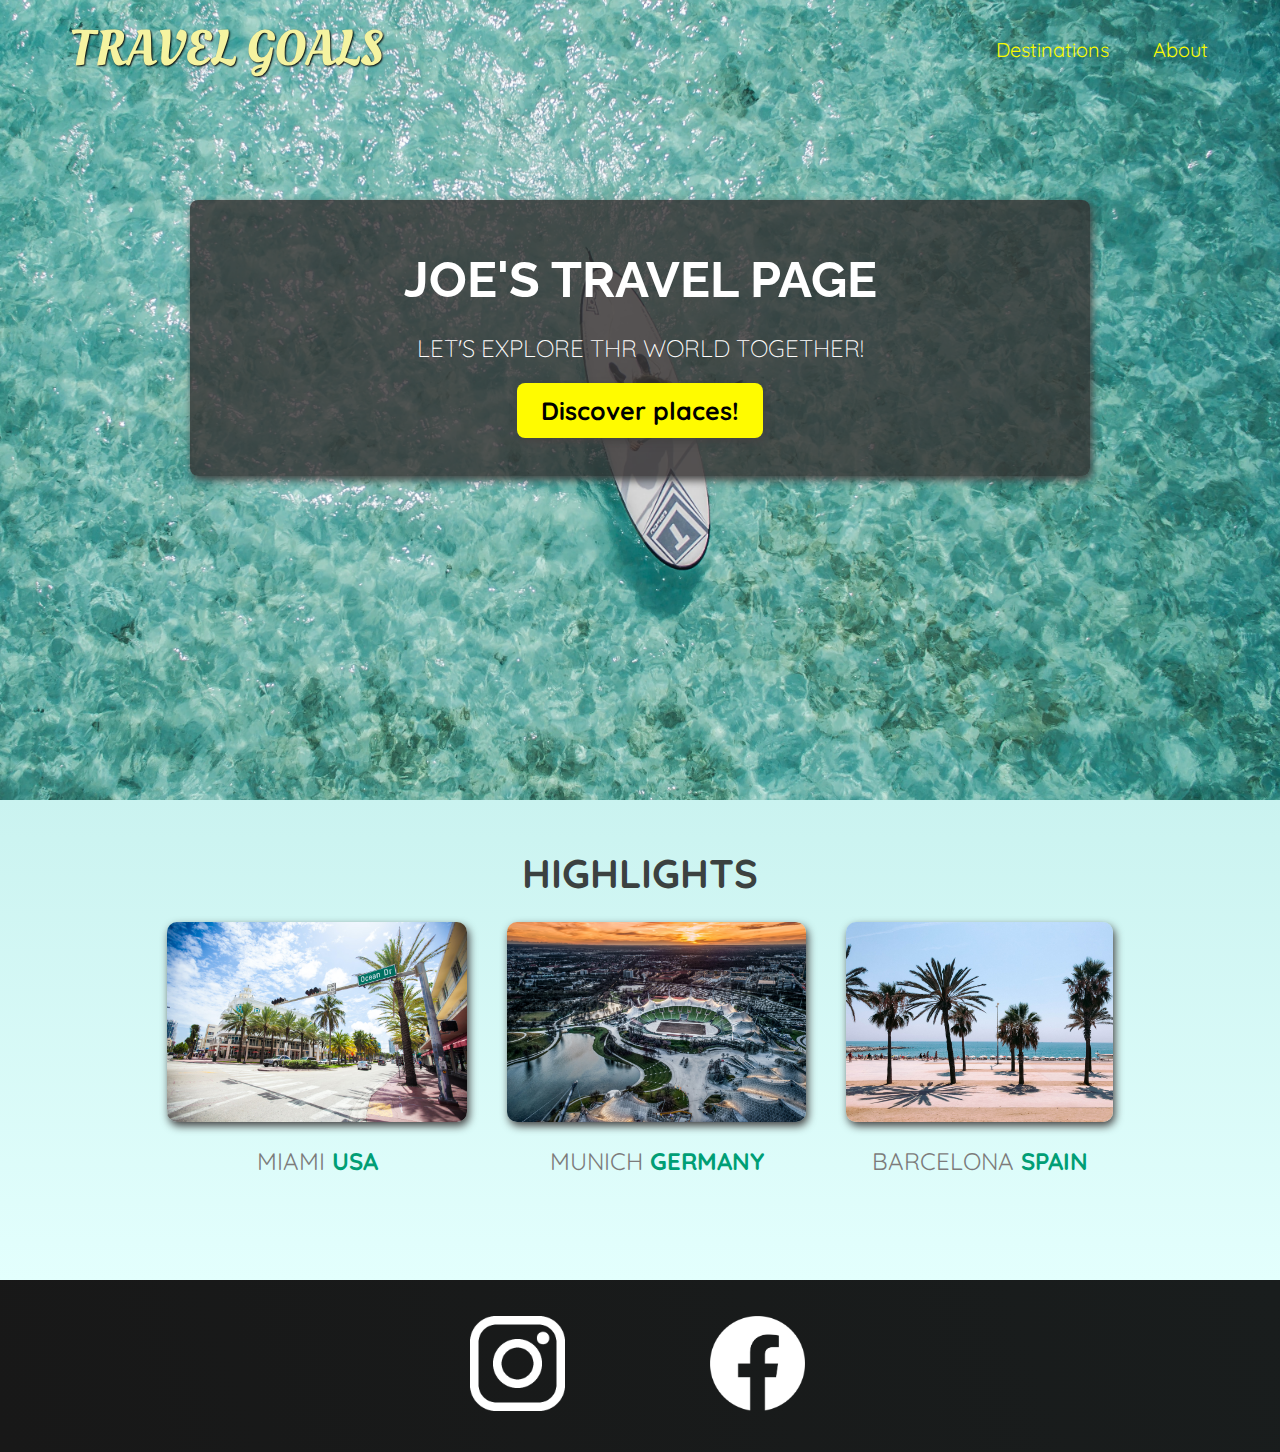
<file: index.html>
<!DOCTYPE html>
<html lang="en">

<head>
    <meta charset="UTF-8" />
    <link href="https://fonts.googleapis.com/css2?family=Raleway:wght@700&family=Oleo+Script:wght@700&family=Quicksand:wght@300;500;700&display=swap" rel="stylesheet" />
    <link rel="stylesheet" href="shared.css" />
    <link rel="stylesheet" href="styles.css" />

    <title>Travel Goals</title>
</head>

<body>
    <header>
        <div id="page-logo">
            <a href="index.html">Travel Goals</a>
        </div>
        <nav>
            <ul>
                <li>
                    <a href="Destinations.html">Destinations</a>
                </li>
                <li>
                    <a href="">About</a>
                </li>
            </ul>
        </nav>
    </header>
    <main>
        <section id="hero">
            <div id="hero-content">
                <h1>Joe's Travel Page</h1>
                <p>Let's explore thr world together!</p>
                <a href="/Destinations.html">Discover places!</a>
            </div>
        </section>

        <section id="highlights">
            <h2>Highlights</h2>
            <ul id="destinations">
                <li class="destination">
                    <img src="images/places/miami.jpg" alt="Miami streets on sunny day " />
                    <p>Miami <strong>USA</strong></p>
                </li>
                <li class="destination">
                    <img src="images/places/munich.jpg" alt="Munich stadium at winter" />
                    <p>Munich <strong>GERMANY</strong></p>
                </li>
                <li class="destination">
                    <img src="images/places/barcelona.jpg" alt="Palm beach in Barcelona " />
                    <p>Barcelona <strong>SPAIN</strong></p>
                </li>
            </ul>
        </section>
    </main>
    <footer>
        <ul>
            <li>
                <a href="https://www.instagram.com">
                    <img src="images/icons/insta.png" alt="Instagram logo"></a>
            </li>
            <li>
                <a href="https://www.facebook.com">
                    <img src="images/icons/facebook.png" alt="Facebook logo">
                </a>
            </li>
        </ul>
    </footer>
</body>

</html>
</file>
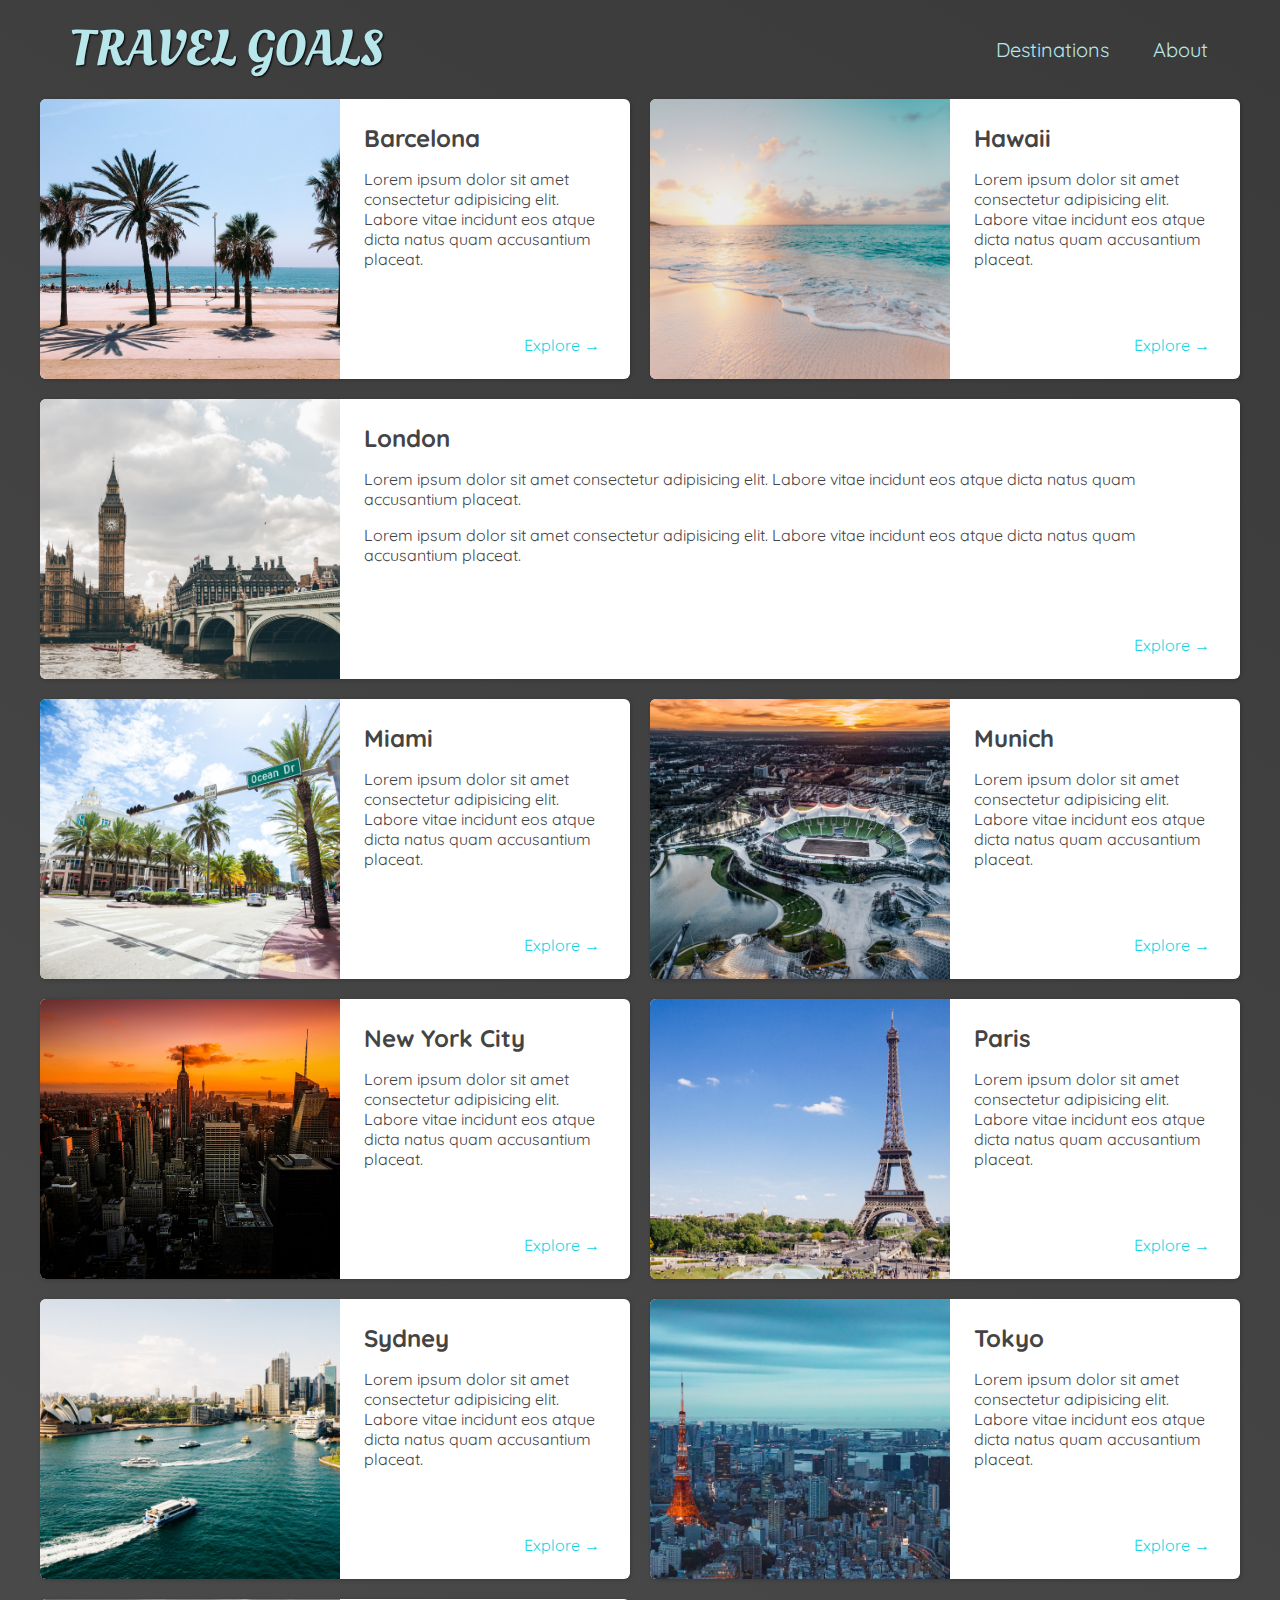
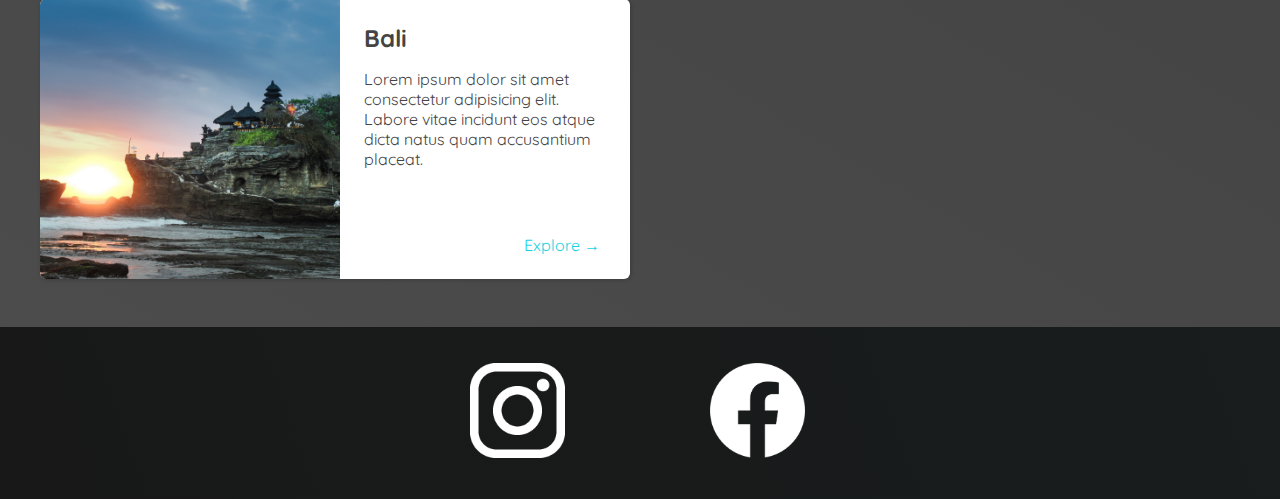
<file: Destinations.html>
<!DOCTYPE html>
<html lang="en">

<head>
    <meta charset="UTF-8" />
    <link href="https://fonts.googleapis.com/css2?family=Raleway:wght@700&family=Oleo+Script:wght@700&family=Quicksand:wght@300;500;700&display=swap" rel="stylesheet" />
    <link rel="stylesheet" href="shared.css" />
    <link rel="stylesheet" href="places.css" />
    <!--Prvo ide common style - shared css,pa onda specificni - places.css-->
    <title>Travel Goals</title>
</head>

<body>
    <header>
        <div id="page-logo">
            <a href="index.html">Travel Goals</a>
        </div>
        <nav>
            <ul>
                <li>
                    <a href="Destinations.html">Destinations</a>
                </li>
                <li>
                    <a href="">About</a>
                </li>
            </ul>
        </nav>
    </header>
    <main>
        <ul>


            <!-- 
            <li>
                <img src="images/places/barcelona.jpg" alt="City of Barcelona">
                <div class="item-content">
                    <div>
                        <h2>Barcelona</h2>
                        <p>Lorem ipsum, dolor sit amet consectetur adipisicing elit. Corporis esse provident voluptates, minus et aperiam voluptatum facere.. </p>
                    </div>

                    <div class="actions">
                        <a href="https://en.wikipedia.org/wiki/Barcelona">Explore</a>
                    </div>

                </div>

            </li>

            <li>
                <img src="images/places/barcelona.jpg" alt="City of Barcelona">
                <div class="item-content">
                    <div>
                        <h2>Barcelona</h2>
                        <p>Lorem ipsum, dolor sit amet consectetur adipisicing elit. Corporis esse provident voluptates, minus et aperiam voluptatum facere.. </p>
                    </div>

                    <div class="actions">
                        <a href="https://en.wikipedia.org/wiki/Barcelona">Explore</a>
                    </div>

                </div>

            </li>

            <li>
                <img src="images/places/barcelona.jpg" alt="City of Barcelona">
                <div class="item-content">
                    <div>
                        <h2>Barcelona</h2>
                        <p>Lorem ipsum, dolor sit amet consectetur adipisicing elit. Corporis esse provident voluptates, minus et aperiam voluptatum facere.. </p>
                    </div>

                    <div class="actions">
                        <a href="https://en.wikipedia.org/wiki/Barcelona">Explore</a>
                    </div>

                </div>

            </li>

            <li>
                <img src="images/places/barcelona.jpg" alt="City of Barcelona">
                <div class="item-content">
                    <div>
                        <h2>Barcelona</h2>
                        <p>Lorem ipsum, dolor sit amet consectetur adipisicing elit. Corporis esse provident voluptates, minus et aperiam voluptatum facere.. </p>
                    </div>

                    <div class="actions">
                        <a href="https://en.wikipedia.org/wiki/Barcelona">Explore</a>
                    </div>

                </div>

            </li>

            <li>
                <img src="images/places/barcelona.jpg" alt="City of Barcelona">
                <div class="item-content">
                    <div>
                        <h2>Barcelona</h2>
                        <p>Lorem ipsum, dolor sit amet consectetur adipisicing elit. Corporis esse provident voluptates, minus et aperiam voluptatum facere.. </p>
                    </div>

                    <div class="actions">
                        <a href="https://en.wikipedia.org/wiki/Barcelona">Explore</a>
                    </div>

                </div>

            </li>

            <li>
                <img src="images/places/barcelona.jpg" alt="City of Barcelona">
                <div class="item-content">
                    <div>
                        <h2>Barcelona</h2>
                        <p>Lorem ipsum, dolor sit amet consectetur adipisicing elit. Corporis esse provident voluptates, minus et aperiam voluptatum facere.. </p>
                    </div>

                    <div class="actions">
                        <a href="https://en.wikipedia.org/wiki/Barcelona">Explore</a>
                    </div>

                </div>

            </li>

            <li>
                <img src="images/places/barcelona.jpg" alt="City of Barcelona">
                <div class="item-content">
                    <div>
                        <h2>Barcelona</h2>
                        <p>Lorem ipsum, dolor sit amet consectetur adipisicing elit. Corporis esse provident voluptates, minus et aperiam voluptatum facere.. </p>
                    </div>

                    <div class="actions">
                        <a href="https://en.wikipedia.org/wiki/Barcelona">Explore</a>
                    </div>

                </div>

            </li>

            <li>
                <img src="images/places/barcelona.jpg" alt="City of Barcelona">
                <div class="item-content">
                    <div>
                        <h2>Barcelona</h2>
                        <p>Lorem ipsum, dolor sit amet consectetur adipisicing elit. Corporis esse provident voluptates, minus et aperiam voluptatum facere.. </p>
                    </div>

                    <div class="actions">
                        <a href="https://en.wikipedia.org/wiki/Barcelona">Explore</a>
                    </div>

                </div>

            </li>

            <li>
                <img src="images/places/barcelona.jpg" alt="City of Barcelona">
                <div class="item-content">
                    <div>
                        <h2>Barcelona</h2>
                        <p>Lorem ipsum, dolor sit amet consectetur adipisicing elit. Corporis esse provident voluptates, minus et aperiam voluptatum facere.. </p>
                    </div>

                    <div class="actions">
                        <a href="https://en.wikipedia.org/wiki/Barcelona">Explore</a>
                    </div>

                </div>

            </li>

            <li>
                <img src="images/places/barcelona.jpg" alt="City of Barcelona">
                <div class="item-content">
                    <div>
                        <h2>Barcelona</h2>
                        <p>Lorem ipsum, dolor sit amet consectetur adipisicing elit. Corporis esse provident voluptates, minus et aperiam voluptatum facere.. </p>
                    </div>

                    <div class="actions">
                        <a href="https://en.wikipedia.org/wiki/Barcelona">Explore</a>
                    </div>

                </div>

            </li>

            <li>
                <img src="images/places/barcelona.jpg" alt="City of Barcelona">
                <div class="item-content">
                    <div>
                        <h2>Barcelona</h2>
                        <p>Lorem ipsum, dolor sit amet consectetur adipisicing elit. Corporis esse provident voluptates, minus et aperiam voluptatum facere.. </p>
                    </div>

                    <div class="actions">
                        <a href="https://en.wikipedia.org/wiki/Barcelona">Explore</a>
                    </div>

                </div>

            </li> 
            -->

            <!-- Kopiran kod sa sajta,lekcija 149 -->

            <li>
                <img src="images/places/barcelona.jpg" alt="City of Barcelona" />
                <div class="item-content">
                    <div>
                        <h2>Barcelona</h2>
                        <p>
                            Lorem ipsum dolor sit amet consectetur adipisicing elit. Labore vitae incidunt eos atque dicta natus quam accusantium placeat.
                        </p>
                    </div>
                    <div class="actions">
                        <a href="https://en.wikipedia.org/wiki/Barcelona">Explore &#x2192</a>
                    </div>
                </div>
            </li>
            <li>
                <img src="images/places/hawaii.jpg" alt="Hawaii beach" />
                <div class="item-content">
                    <div>
                        <h2>Hawaii</h2>
                        <p>
                            Lorem ipsum dolor sit amet consectetur adipisicing elit. Labore vitae incidunt eos atque dicta natus quam accusantium placeat.
                        </p>
                    </div>
                    <div class="actions">
                        <a href="hhttps://en.wikipedia.org/wiki/Hawaii">Explore &#x2192</a>
                    </div>
                </div>
            </li>
            <li>
                <img src="images/places/london.jpg" alt="London city" />
                <div class="item-content">
                    <div>
                        <h2>London</h2>
                        <p>
                            Lorem ipsum dolor sit amet consectetur adipisicing elit. Labore vitae incidunt eos atque dicta natus quam accusantium placeat.
                        </p>
                        <p>
                            Lorem ipsum dolor sit amet consectetur adipisicing elit. Labore vitae incidunt eos atque dicta natus quam accusantium placeat.
                        </p>

                    </div>
                    <div class="actions">
                        <a href="https://en.wikipedia.org/wiki/London">Explore &#x2192</a>
                    </div>
                </div>
            </li>
            <li>
                <img src="images/places/miami.jpg" alt="Miami streets" />
                <div class="item-content">
                    <div>
                        <h2>Miami</h2>
                        <p>
                            Lorem ipsum dolor sit amet consectetur adipisicing elit. Labore vitae incidunt eos atque dicta natus quam accusantium placeat.
                        </p>
                    </div>
                    <div class="actions">
                        <a href="https://en.wikipedia.org/wiki/Miami">Explore &#x2192</a>
                    </div>
                </div>
            </li>
            <li>
                <img src="images/places/munich.jpg" alt="Munich football stadium" />
                <div class="item-content">
                    <div>
                        <h2>Munich</h2>
                        <p>
                            Lorem ipsum dolor sit amet consectetur adipisicing elit. Labore vitae incidunt eos atque dicta natus quam accusantium placeat.
                        </p>
                    </div>
                    <div class="actions">
                        <a href="https://en.wikipedia.org/wiki/Munich">Explore &#x2192</a>
                    </div>
                </div>
            </li>
            <li>
                <img src="images/places/new-york-city.jpg" alt="New York City skyline" />
                <div class="item-content">
                    <div>
                        <h2>New York City</h2>
                        <p>
                            Lorem ipsum dolor sit amet consectetur adipisicing elit. Labore vitae incidunt eos atque dicta natus quam accusantium placeat.
                        </p>
                    </div>
                    <div class="actions">
                        <a href="https://en.wikipedia.org/wiki/New_York_City">Explore &#x2192</a
                    >
                  </div>
                </div>
              </li>
              <li>
                <img src="images/places/paris.jpg" alt="Paris city" />
                <div class="item-content">
                  <div>
                    <h2>Paris</h2>
                    <p>
                      Lorem ipsum dolor sit amet consectetur adipisicing elit. Labore
                      vitae incidunt eos atque dicta natus quam accusantium placeat.
                    </p>
                  </div>
                  <div class="actions">
                    <a href="https://en.wikipedia.org/wiki/Paris">Explore &#x2192</a>
                    </div>
                </div>
            </li>
            <li>
                <img src="images/places/sydney.jpg" alt="Sydney beach" />
                <div class="item-content">
                    <div>
                        <h2>Sydney</h2>
                        <p>
                            Lorem ipsum dolor sit amet consectetur adipisicing elit. Labore vitae incidunt eos atque dicta natus quam accusantium placeat.
                        </p>
                    </div>
                    <div class="actions">
                        <a href="https://en.wikipedia.org/wiki/Sydney">Explore &#x2192</a>
                    </div>
                </div>
            </li>
            <li>
                <img src="images/places/tokyo.jpg" alt="Tokyo skyline" />
                <div class="item-content">
                    <div>
                        <h2>Tokyo</h2>
                        <p>
                            Lorem ipsum dolor sit amet consectetur adipisicing elit. Labore vitae incidunt eos atque dicta natus quam accusantium placeat.
                        </p>
                    </div>
                    <div class="actions">
                        <a href="https://en.wikipedia.org/wiki/Tokyo">Explore &#x2192</a>
                    </div>
                </div>
            </li>
            <li>
                <img src="images/places/bali.jpg" alt="Bali beach" />
                <div class="item-content">
                    <div>
                        <h2>Bali</h2>
                        <p>
                            Lorem ipsum dolor sit amet consectetur adipisicing elit. Labore vitae incidunt eos atque dicta natus quam accusantium placeat.
                        </p>
                    </div>
                    <div class="actions">
                        <a href="https://en.wikipedia.org/wiki/Bali">Explore &#x2192</a>
                    </div>
                </div>
            </li>


        </ul>

    </main>
    <footer>
        <ul>
            <li>
                <a href="https://www.instagram.com">
                    <img src="images/icons/insta.png" alt="Instagram logo"></a>
            </li>
            <li>
                <a href="https://www.facebook.com">
                    <img src="images/icons/facebook.png" alt="Facebook logo">
                </a>
            </li>
        </ul>
    </footer>
</body>

</html>
</file>
<file: shared.css>
body {
    font-family: "Quicksand", sans-serif;
    margin: 0%;
}

ul {
    list-style: none;
    margin: 0%;
    padding: 0%;
}

header {
    display: flex;
    justify-content: space-between;
    align-items: center;
    padding: 15px 60px;
    position: absolute;
    width: 100%;
    top: 0;
    left: 0;
    box-sizing: border-box;
}

#page-logo a {
    padding: 10px;
    font-family: "Oleo Script", sans-serif;
    color: rgb(245, 243, 160);
    font-size: 50px;
    text-decoration: none;
    text-transform: uppercase;
    text-shadow: 1px 1px 2px rgb(0, 0, 0);
}

header ul {
    display: flex;
}

header li {
    margin-left: 20px;
}

header a {
    color: rgb(250, 251, 0);
    text-decoration: none;
    font-size: 20px;
    padding: 12px;
    text-shadow: 1px 1px 2px rgba(0, 0, 0, 0);
    border-radius: 6px;
}

header nav a:hover {
    color: rgb(77, 77, 77);
    background-color: rgb(250, 251, 0);
}

footer {
    background: linear-gradient(70deg, rgb(24, 24, 24), rgb(25, 29, 29));
    padding: 36px 0;
}

footer ul {
    display: flex;
    justify-content: center;
}

footer li {
    width: 100px;
    height: 100px;
    margin: 0 70px;
    /*  padding: 40px;  */
}

footer img {
    width: 95px;
    height: 95px;
}
</file>
<file: styles.css>
#hero {
    height: 800px;
    background-image: url("images/places/ocean.jpg");
    background-position: center;
    background-size: cover;
}

#hero-content {
    width: 900px;
    background-color: rgba(51, 47, 47, 0.8);
    box-shadow: 2px 4px 8px rgb(68, 67, 67);
    border-radius: 8px;
    text-align: center;
    padding: 50px 0;
    margin: 0 auto;
    position: relative;
    top: 200px;
}

#hero-content h1 {
    color: white;
    text-transform: uppercase;
    font-size: 50px;
    font-family: "Raleway", sans-serif;
    margin: 0%;
}

#hero-content p {
    color: white;
    text-transform: uppercase;
    font-size: 24px;
    font-weight: 300;
    margin-bottom: 32px;
}

#hero-content a {
    text-decoration: none;
    background-color: rgb(255, 251, 0);
    padding: 12px 24px;
    color: black;
    font-size: 25px;
    font-weight: bold;
    border-radius: 8px;
    box-shadow: 2px 4px 8px rgb(68, 67, 67);
}

#hero-content a:hover {
    background-color: rgb(255, 222, 0);
}

#highlights {
    padding: 24px;
    background: linear-gradient( 0deg, rgb( 227, 255, 253), rgb(202, 243, 240));
}

#highlights h2 {
    text-align: center;
    text-transform: uppercase;
    font-size: 40px;
    color: rgb( 59, 65, 64);
    margin: 24px 0;
}

#destinations {
    display: flex;
    width: 90%;
    margin: auto;
    margin-bottom: 60px;
    justify-content: center;
}

.destination {
    margin: 0 20px;
    text-transform: uppercase;
}

.destination p {
    text-align: center;
    font-size: 24px;
    color: rgb( 124, 123, 123);
    margin: 20px 0;
}

.destination img {
    height: 200px;
    width: 100%;
    box-shadow: 2px 4px 8px rgb(68, 67, 67);
    border-radius: 10px;
    object-fit: cover;
}

.destination strong {
    color: rgb( 0, 158, 117);
}
</file>
<file: places.css>
body {
    background: linear-gradient(30deg, rgb(77, 77, 77), rgb(58, 58, 58));
    color: rgb( 68, 68, 68);
}

#page-logo a {
    color: rgb( 183, 230, 235);
}

header {
    position: static;
}

header a {
    color: rgb( 183, 230, 235);
}

header nav a:hover {
    background-color: rgb( 183, 230, 235);
    color: rgb( 59, 59, 59);
}

main ul {
    width: 1200px;
    margin: 0 auto 48px auto;
    /* ovo se koristi da se smjesti po sredini,isti prostor desno i lijevo od necega .. */
    /*Ovdje kad bi stavili display:flex, poredjalo bi jedno do drugog..
    flex-direction : column, vrati jedno ispod drugog.
    flex-wrap : wrap, na 1200px, po dvoje jedno ispod drugog.. 1500,po troje jedno ispod drugog. */
    display: grid;
    grid-template-columns: 1fr 1fr;
    /*moglo je ici i ravnopravno po 600px,koliko god..  */
    gap: 20px 20px;
    /* prvo 20 je razmak izmedju redova,drugo 20 je razmak izmedju kolona  */
}

li:nth-of-type(3) {
    grid-column: 1 / span 2;
}


/* Gore ovo, koliko ce ovaj element kolona/redova zauzeti */

main li {
    display: flex;
    background-color: white;
    box-shadow: 1px 1px 4px rgba(0, 0, 0, 0.2);
    border-radius: 6px;
    overflow: hidden;
    /* ima visible..mi koristimo hidden,da bi se border radius primjenio na sliku */
}

main li img {
    width: 300px;
    height: 280px;
    object-fit: cover;
    /* ovo koristimo da bi se slika fino uklopila,makne suvisno*/
}

.item-content {
    padding: 24px;
    display: flex;
    flex-direction: column;
    justify-content: space-between;
}

.item-content h2 {
    margin: 0%;
}

.actions {
    text-align: right;
}

.actions a {
    text-decoration: none;
    padding: 6px;
    color: rgb( 22, 211, 228);
    border-radius: 5px;
}

.actions a:hover {
    background-color: rgb( 235, 253, 255);
}
</file>
